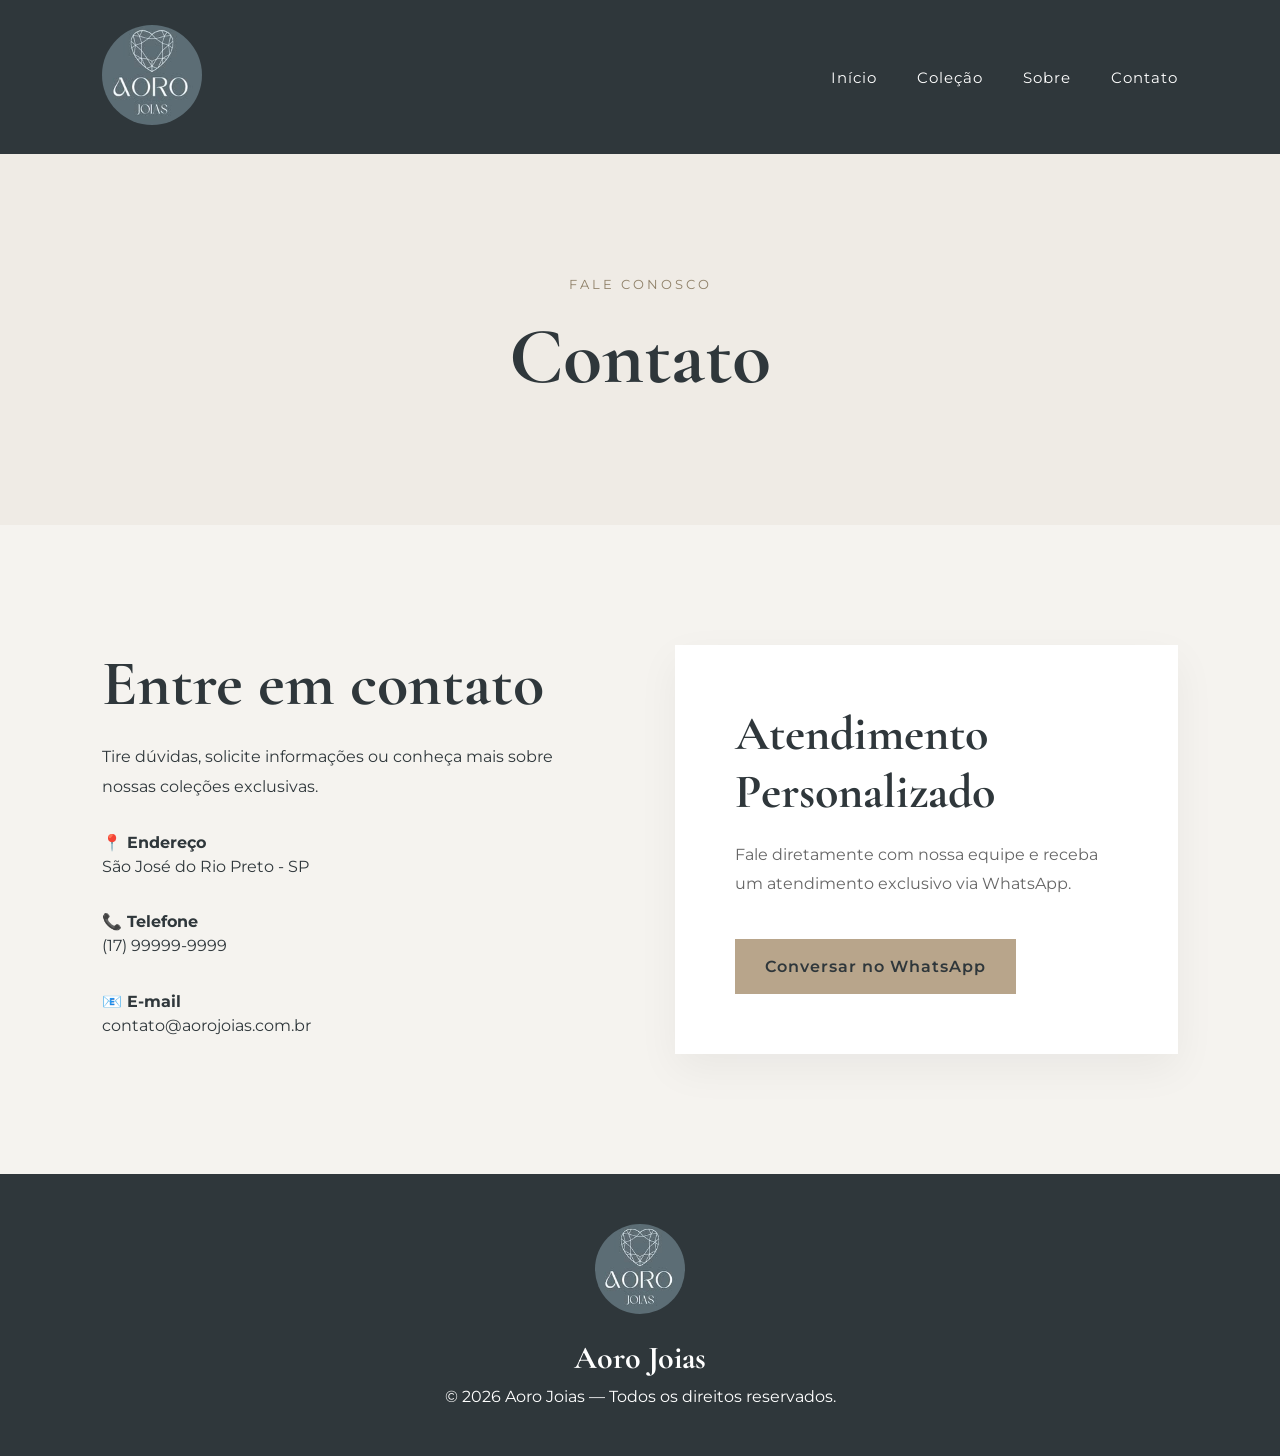
<file: contato.html>
<!DOCTYPE html>
<html lang="pt-BR">
<head>
  <meta charset="UTF-8">
  <meta name="viewport" content="width=device-width, initial-scale=1.0">

  <title>Aoro Joias | Contato</title>

  <link rel="stylesheet" href="css/style.css">

  <link rel="preconnect" href="https://fonts.googleapis.com">
  <link rel="preconnect" href="https://fonts.gstatic.com" crossorigin>

  <link href="https://fonts.googleapis.com/css2?family=Cormorant+Garamond:wght@300;400;500;600;700&family=Montserrat:wght@300;400;500;600&display=swap" rel="stylesheet">
</head>

<body>

<header class="top-header">

  <nav>

    <div class="logo-area">
      <img src="assets/logo.png" alt="">
    </div>

    <ul class="menu">
      <li><a href="index.html">Início</a></li>
      <li><a href="produtos.html">Coleção</a></li>
      <li><a href="sobre.html">Sobre</a></li>
      <li><a href="contato.html">Contato</a></li>
    </ul>

  </nav>

</header>

<section class="page-banner">

  <span>FALE CONOSCO</span>

  <h1>Contato</h1>

</section>

<section class="contato-page">

  <div class="contato-info">

    <h2>
      Entre em contato
    </h2>

    <p>
      Tire dúvidas, solicite informações ou conheça mais sobre nossas coleções exclusivas.
    </p>

    <div class="info-item">

      <strong>📍 Endereço</strong>

      <p>
        São José do Rio Preto - SP
      </p>

    </div>

    <div class="info-item">

      <strong>📞 Telefone</strong>

      <p>
        (17) 99999-9999
      </p>

    </div>

    <div class="info-item">

      <strong>📧 E-mail</strong>

      <p>
        contato@aorojoias.com.br
      </p>

    </div>

  </div>

  <div class="whatsapp-box">

    <h3>
      Atendimento Personalizado
    </h3>

    <p>
      Fale diretamente com nossa equipe e receba um atendimento exclusivo via WhatsApp.
    </p>

    <a
      href="https://wa.me/5517999999999"
      target="_blank"
      class="whatsapp-btn"
    >
      Conversar no WhatsApp
    </a>

  </div>

</section>

<footer>

  <div class="footer-logo">

    <img src="assets/logo.png">

    <h3>Aoro Joias</h3>

  </div>

  <p>
    © 2026 Aoro Joias — Todos os direitos reservados.
  </p>

</footer>

<script src="js/script.js"></script>

</body>
</html>
</file>
<file: css/style.css>
*{
  margin:0;
  padding:0;
  box-sizing:border-box;
}

html{
  scroll-behavior:smooth;
}

body{
  font-family:'Montserrat',sans-serif;
  background:#f5f3ef;
  color:#2f373b;
}

/* NAVBAR */

nav{
  display:flex;
  justify-content:space-between;
  align-items:center;
}

.logo-area img{
  width:100px;
  border-radius:50%;
}

.menu{
  display:flex;
  gap:40px;
  list-style:none;
}

.menu a{
  text-decoration:none;
  color:white;
  position:relative;
  font-size:0.95rem;
  letter-spacing:1px;
}

.menu a::after{
  content:'';
  width:0%;
  height:1px;
  background:#d8d4cc;
  position:absolute;
  left:0;
  bottom:-5px;
  transition:0.4s;
}

.menu a:hover::after{
  width:100%;
}

/* HERO */

.hero{
  min-height:100vh;
  padding:30px 8%;

  background:
  linear-gradient(rgba(20,20,20,0.55),
  rgba(20,20,20,0.55)),
  url('https://images.unsplash.com/photo-1617038260897-41a1f14a8ca0?q=80&w=1400&auto=format&fit=crop');

  background-size:cover;
  background-position:center;
}

.hero-content{
  margin-top:120px;
  max-width:650px;
}

.luxury-tag{
  color:#d8d4cc;
  letter-spacing:3px;
  font-size:0.8rem;
}

.hero-content h1{
  font-family:'Cormorant Garamond',serif;
  font-size:5rem;
  color:white;
  line-height:1;
  margin:20px 0;
}

.hero-content p{
  color:#e7e7e7;
  line-height:1.9;
  font-size:1.05rem;
}

.hero-buttons{
  display:flex;
  gap:20px;
  margin-top:40px;
}

.hero-buttons button,
.btn-outline,
.btn-dark{
  padding:16px 34px;
  border:none;
  cursor:pointer;
  text-decoration:none;
  transition:0.4s;
  font-size:0.95rem;
}

.hero-buttons button{
  background:#b8a58b;
  color:#2f373b;
}

.btn-outline{
  border:1px solid #d8d4cc;
  color:white;
}

.btn-outline:hover{
  background:#d8d4cc;
  color:#2f373b;
}

.hero-buttons button:hover,
.btn-dark:hover{
  transform:translateY(-3px);
}

.btn-dark{
  background:#2f373b;
  color:white;
  display:inline-block;
  margin-top:30px;
}

/* BENEFÍCIOS */

.beneficios{
  background:#2f373b;
  padding:70px 8%;

  display:grid;
  grid-template-columns:repeat(auto-fit,minmax(250px,1fr));
  gap:40px;
}

.beneficio{
  text-align:center;
  color:white;
}

.beneficio h3{
  color:#d8d4cc;
  margin-bottom:15px;
}

/* TÍTULOS */

.section-title{
  text-align:center;
  margin-bottom:70px;
}

.section-title span{
  color:#8f8068;
  letter-spacing:3px;
  font-size:0.8rem;
}

.section-title h2{
  font-family:'Cormorant Garamond',serif;
  font-size:4rem;
  margin-top:10px;
}

/* CATÁLOGO */

.catalogo-preview,
.catalogo-page{
  padding:120px 8%;
}

.produtos{
  display:grid;
  grid-template-columns:repeat(auto-fit,minmax(320px,1fr));
  gap:35px;
}

.card{
  background:white;
  overflow:hidden;
  transition:0.5s;
}

.card:hover{
  transform:translateY(-8px);
  box-shadow:0 20px 50px rgba(0,0,0,0.08);
}

.card-img{
  overflow:hidden;
}

.card-img img{
  width:100%;
  height:430px;
  object-fit:cover;
  transition:0.6s;
}

.card:hover img{
  transform:scale(1.05);
}

.card-info{
  padding:30px;
}

.card-info h3{
  font-family:'Cormorant Garamond',serif;
  font-size:2rem;
  margin-bottom:10px;
}

.card-info p{
  color:#666;
  line-height:1.7;
}

.card-bottom{
  display:flex;
  justify-content:space-between;
  align-items:center;
  margin-top:30px;
}

.card-bottom span{
  color:#8f8068;
  font-weight:600;
}

.card-bottom button{
  background:#2f373b;
  color:white;
  border:none;
  padding:12px 20px;
  cursor:pointer;
}

/* SOBRE */

.sobre-home,
.sobre-page{
  display:grid;
  grid-template-columns:1fr 1fr;
  gap:70px;
  align-items:center;
  padding:120px 8%;
}

.sobre-texto span{
  color:#8f8068;
  letter-spacing:3px;
  font-size:0.8rem;
}

.sobre-texto h2,
.sobre-page h2{
  font-family:'Cormorant Garamond',serif;
  font-size:4rem;
  margin:20px 0;
}

.sobre-texto p,
.sobre-page p{
  line-height:1.9;
  margin-bottom:20px;
}

.sobre-imagem img{
  width:100%;
  height:650px;
  object-fit:cover;
}

/* PÁGINAS INTERNAS */

.top-header{
  background:#2f373b;
  padding:25px 8%;
}

.page-banner{
  background:#efebe5;
  padding:120px 8%;
  text-align:center;
}

.page-banner span{
  color:#8f8068;
  letter-spacing:3px;
  font-size:0.8rem;
}

.page-banner h1{
  font-family:'Cormorant Garamond',serif;
  font-size:5rem;
  margin-top:15px;
}

/* VALORES */

.valores{
  background:#efebe5;
  padding:100px 8%;

  display:grid;
  grid-template-columns:repeat(auto-fit,minmax(250px,1fr));
  gap:30px;
}

.valor{
  background:white;
  padding:40px;
  text-align:center;
}

.valor h3{
  margin-bottom:15px;
}

/* CONTATO */

.contato-page{
  padding:120px 8%;

  display:grid;
  grid-template-columns:1fr 1fr;
  gap:70px;
}

.contato-info h2{
  font-family:'Cormorant Garamond',serif;
  font-size:4rem;
  margin-bottom:20px;
}

.contato-info p{
  line-height:1.9;
}

.info-item{
  margin-top:30px;
}

form{
  display:flex;
  flex-direction:column;
  gap:20px;
}

input,
textarea{
  padding:18px;
  border:1px solid #ddd;
  outline:none;
  font-size:1rem;
  background:white;
}

textarea{
  resize:none;
  min-height:180px;
}

form button{
  background:#2f373b;
  color:white;
  border:none;
  padding:18px;
  cursor:pointer;
  transition:0.4s;
}

form button:hover{
  background:#8f8068;
}

/* FOOTER */

footer{
  background:#2f373b;
  color:white;
  text-align:center;
  padding:50px 8%;
}

.footer-logo img{
  width:90px;
  border-radius:50%;
  margin-bottom:20px;
}

.footer-logo h3{
  font-family:'Cormorant Garamond',serif;
  font-size:2rem;
  margin-bottom:10px;
}

/* RESPONSIVO */

@media(max-width:900px){

  .sobre-home,
  .sobre-page,
  .contato-page{
    grid-template-columns:1fr;
  }

  .hero-content h1{
    font-size:3.5rem;
  }

  .page-banner h1{
    font-size:3.5rem;
  }

  .sobre-texto h2,
  .sobre-page h2,
  .contato-info h2{
    font-size:3rem;
  }

}

@media(max-width:768px){

  nav{
    flex-direction:column;
    gap:25px;
  }

  .menu{
    flex-wrap:wrap;
    justify-content:center;
    gap:20px;
  }

  .hero-buttons{
    flex-direction:column;
  }

}

/* WHATSAPP BOX */

.whatsapp-box{
  background:white;
  padding:60px;
  display:flex;
  flex-direction:column;
  justify-content:center;
  box-shadow:0 15px 40px rgba(0,0,0,0.05);
}

.whatsapp-box h3{
  font-family:'Cormorant Garamond',serif;
  font-size:3rem;
  color:#2f373b;
  margin-bottom:20px;
}

.whatsapp-box p{
  line-height:1.8;
  margin-bottom:40px;
  color:#666;
}

.whatsapp-btn{
  background:#b8a58b;
  color:#2f373b;
  text-decoration:none;
  padding:18px 30px;
  width:fit-content;
  transition:0.4s;
  font-weight:600;
  letter-spacing:1px;
}

.whatsapp-btn:hover{
  transform:translateY(-3px);
  background:#a38f74;
  box-shadow:0 10px 25px rgba(184,165,139,0.25);
}

@media(max-width:768px){

  .whatsapp-box{
    padding:35px;
    width:100%;
  }

  .whatsapp-box h3{
    font-size:2.3rem;
  }

  .whatsapp-btn{
    width:100%;
    text-align:center;
  }

}
</file>
